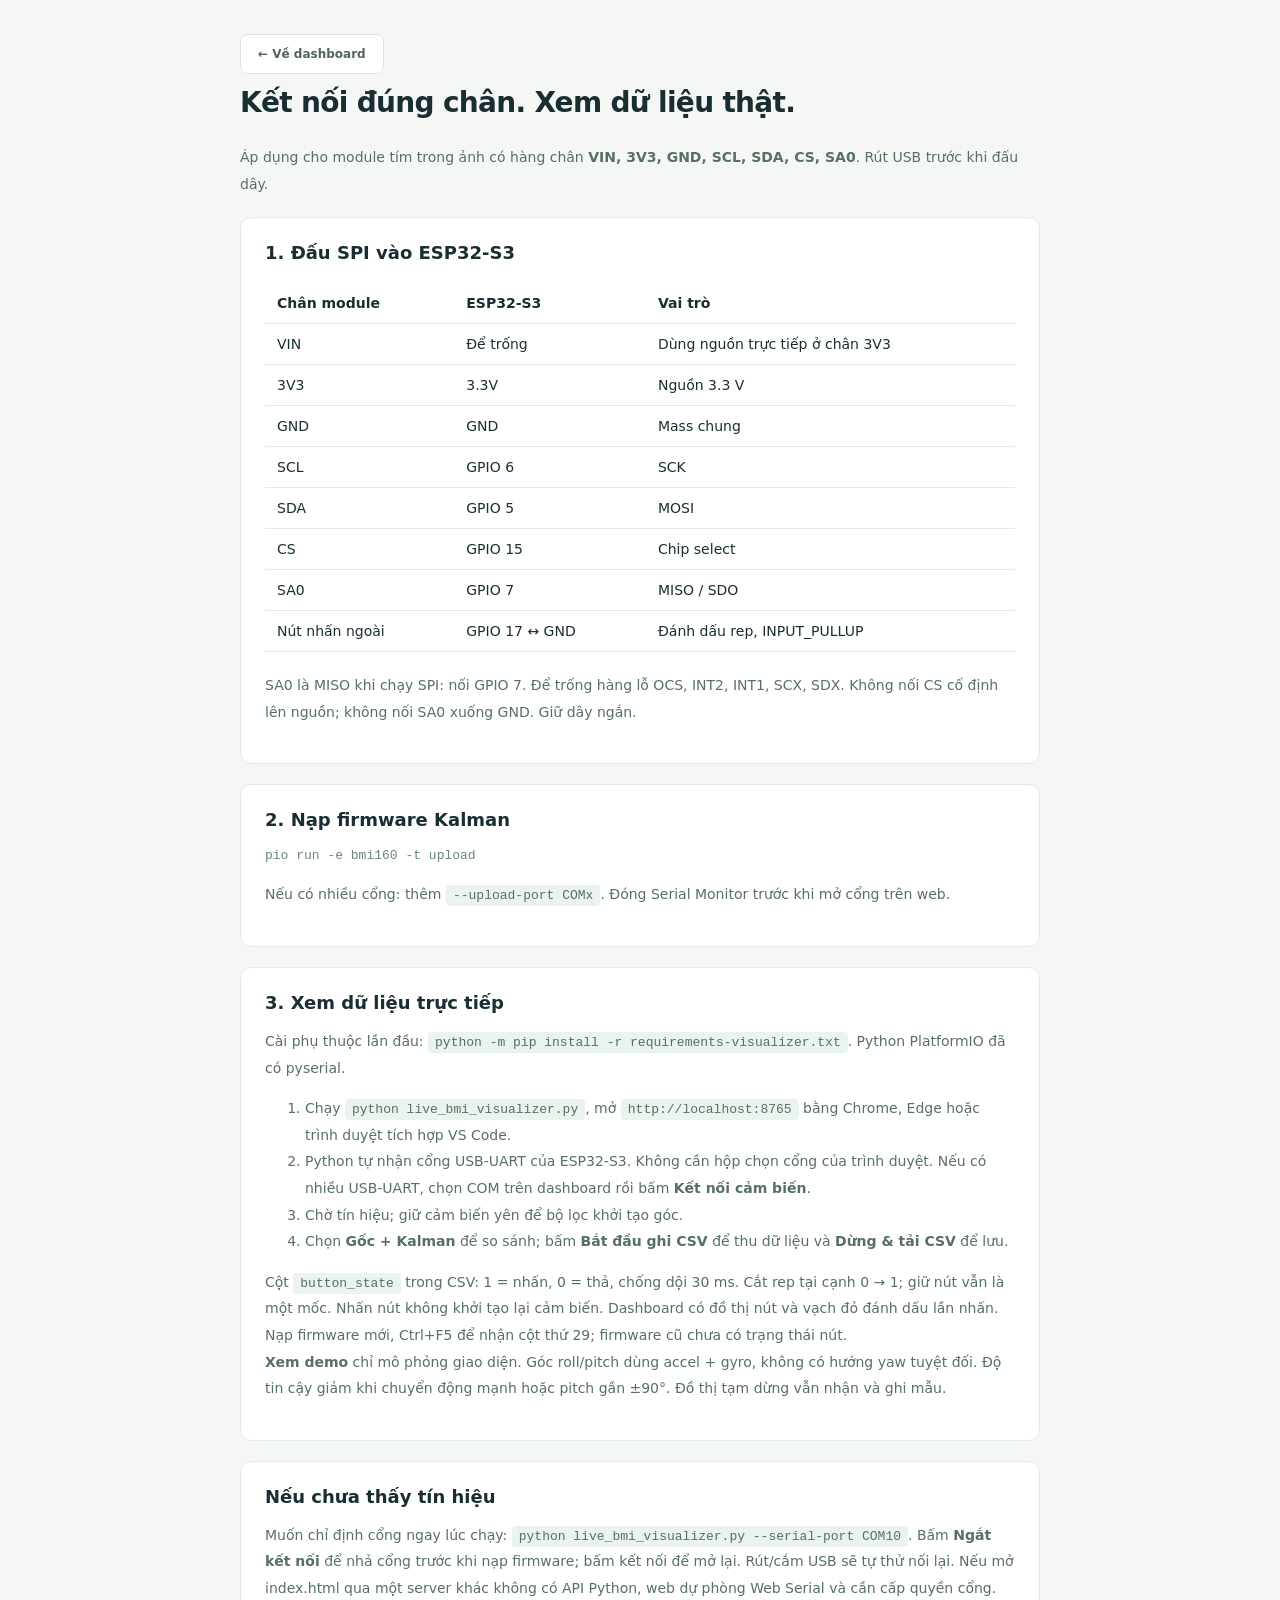
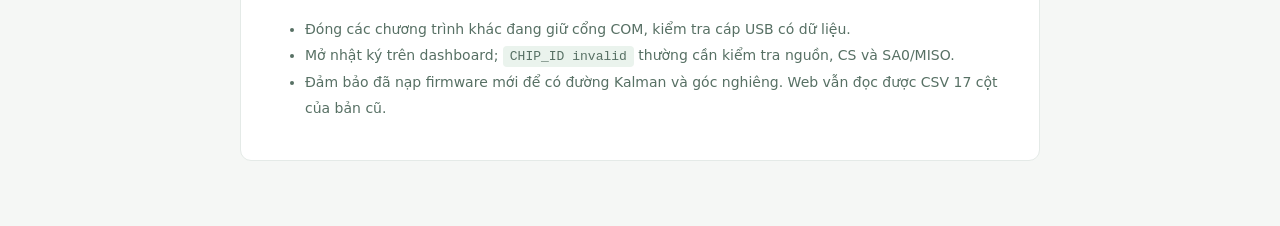
<file: web/guide.html>
<!doctype html><html lang="vi"><head><meta charset="utf-8"><meta name="viewport" content="width=device-width,initial-scale=1"><title>BMI160 · Kết nối</title><link rel="icon" href="data:,"><link rel="stylesheet" href="style.css"><style>.guide{max-width:850px;margin:0 auto;padding:45px 25px}.guide h1{margin:25px 0}.guide .panel{padding:24px;margin:20px 0}.guide p,.guide li{font-size:14px;line-height:1.9;color:#577064}.guide table{width:100%;border-collapse:collapse;margin:20px 0}.guide td,.guide th{padding:12px;text-align:left;border-bottom:1px solid #e4eae7}.guide code{font:13px Consolas,monospace;background:#eaf3ed;padding:3px 7px;border-radius:4px}.guide pre{max-height:none;font-size:13px}.guide h2{font-size:18px;margin-bottom:15px}</style></head><body><div class="guide"><a class="button light" href="index.html">← Về dashboard</a><h1>Kết nối đúng chân. Xem dữ liệu thật.</h1><p>Áp dụng cho module tím trong ảnh có hàng chân <strong>VIN, 3V3, GND, SCL, SDA, CS, SA0</strong>. Rút USB trước khi đấu dây.</p><article class="panel"><h2>1. Đấu SPI vào ESP32-S3</h2><table><thead><tr><th>Chân module</th><th>ESP32-S3</th><th>Vai trò</th></tr></thead><tbody><tr><td>VIN</td><td>Để trống</td><td>Dùng nguồn trực tiếp ở chân 3V3</td></tr><tr><td>3V3</td><td>3.3V</td><td>Nguồn 3.3 V</td></tr><tr><td>GND</td><td>GND</td><td>Mass chung</td></tr><tr><td>SCL</td><td>GPIO 6</td><td>SCK</td></tr><tr><td>SDA</td><td>GPIO 5</td><td>MOSI</td></tr><tr><td>CS</td><td>GPIO 15</td><td>Chip select</td></tr><tr><td>SA0</td><td>GPIO 7</td><td>MISO / SDO</td></tr><tr><td>Nút nhấn ngoài</td><td>GPIO 17 ↔ GND</td><td>Đánh dấu rep, INPUT_PULLUP</td></tr></tbody></table><p>SA0 là MISO khi chạy SPI: nối GPIO 7. Để trống hàng lỗ OCS, INT2, INT1, SCX, SDX. Không nối CS cố định lên nguồn; không nối SA0 xuống GND. Giữ dây ngắn.</p></article><article class="panel"><h2>2. Nạp firmware Kalman</h2><pre>pio run -e bmi160 -t upload</pre><p>Nếu có nhiều cổng: thêm <code>--upload-port COMx</code>. Đóng Serial Monitor trước khi mở cổng trên web.</p></article><article class="panel"><h2>3. Xem dữ liệu trực tiếp</h2><p>Cài phụ thuộc lần đầu: <code>python -m pip install -r requirements-visualizer.txt</code>. Python PlatformIO đã có pyserial.</p><ol><li>Chạy <code>python live_bmi_visualizer.py</code>, mở <code>http://localhost:8765</code> bằng Chrome, Edge hoặc trình duyệt tích hợp VS Code.</li><li>Python tự nhận cổng USB-UART của ESP32-S3. Không cần hộp chọn cổng của trình duyệt. Nếu có nhiều USB-UART, chọn COM trên dashboard rồi bấm <strong>Kết nối cảm biến</strong>.</li><li>Chờ tín hiệu; giữ cảm biến yên để bộ lọc khởi tạo góc.</li><li>Chọn <strong>Gốc + Kalman</strong> để so sánh; bấm <strong>Bắt đầu ghi CSV</strong> để thu dữ liệu và <strong>Dừng & tải CSV</strong> để lưu.</li></ol><p>Cột <code>button_state</code> trong CSV: 1 = nhấn, 0 = thả, chống dội 30 ms. Cắt rep tại cạnh 0 → 1; giữ nút vẫn là một mốc. Nhấn nút không khởi tạo lại cảm biến. Dashboard có đồ thị nút và vạch đỏ đánh dấu lần nhấn. Nạp firmware mới, Ctrl+F5 để nhận cột thứ 29; firmware cũ chưa có trạng thái nút.<br><strong>Xem demo</strong> chỉ mô phỏng giao diện. Góc roll/pitch dùng accel + gyro, không có hướng yaw tuyệt đối. Độ tin cậy giảm khi chuyển động mạnh hoặc pitch gần ±90°. Đồ thị tạm dừng vẫn nhận và ghi mẫu.</p></article><article class="panel"><h2>Nếu chưa thấy tín hiệu</h2><p>Muốn chỉ định cổng ngay lúc chạy: <code>python live_bmi_visualizer.py --serial-port COM10</code>. Bấm <strong>Ngắt kết nối</strong> để nhả cổng trước khi nạp firmware; bấm kết nối để mở lại. Rút/cắm USB sẽ tự thử nối lại. Nếu mở index.html qua một server khác không có API Python, web dự phòng Web Serial và cần cấp quyền cổng.</p><ul><li>Đóng các chương trình khác đang giữ cổng COM, kiểm tra cáp USB có dữ liệu.</li><li>Mở nhật ký trên dashboard; <code>CHIP_ID invalid</code> thường cần kiểm tra nguồn, CS và SA0/MISO.</li><li>Đảm bảo đã nạp firmware mới để có đường Kalman và góc nghiêng. Web vẫn đọc được CSV 17 cột của bản cũ.</li></ul></article></div></body></html>
</file>
<file: web/style.css>
:root{--ink:#192e32;--muted:#768489;--green:#087b65;--line:#e4eae7;--bg:#f5f7f5;--blue:#518be5;--orange:#e5a345;--axis-green:#24a887}*{box-sizing:border-box}body{margin:0;background:var(--bg);color:var(--ink);font:14px 'Segoe UI',system-ui,sans-serif}button,a,select{-webkit-tap-highlight-color:transparent}button,select{font:inherit}button{cursor:pointer}button:disabled{opacity:.42;cursor:not-allowed}a{text-decoration:none;color:inherit}aside{width:222px;position:fixed;inset:0 auto 0 0;background:#fff;border-right:1px solid var(--line);padding:34px 23px;display:flex;flex-direction:column}.brand{font-size:18px;font-weight:800;letter-spacing:2px;display:block;position:relative;padding-left:40px}.brand-icon{position:absolute;left:0;top:-4px;background:var(--green);color:#fff;border-radius:10px;font-size:26px;width:32px;height:36px;text-align:center;letter-spacing:0}.brand-sub{display:block;font-size:10px;color:var(--muted);letter-spacing:5px;margin-top:4px}.aside-label{color:#9aa4a3;font-size:10px;letter-spacing:1.7px;margin:58px 0 15px}.nav{padding:13px 12px;border-radius:8px;display:flex;gap:10px;margin-bottom:6px;font-size:12px;color:#74817d}.nav.active{background:#e8f4ed;color:var(--green);font-weight:600}.nav span{font-size:16px}.device-card{margin-top:44px;border:1px solid var(--line);padding:18px;border-radius:12px;display:flex;flex-direction:column;gap:8px}.device-icon{font-size:30px;color:var(--green)}.device-card>span:not(.device-icon){font-size:11px;color:var(--muted)}.pins{font:11px/1.8 monospace;color:var(--muted);border-top:1px solid var(--line);padding-top:11px;margin-top:6px}.aside-footer{margin-top:auto;font-size:10px;color:var(--muted);display:flex;align-items:center;gap:7px}.dot{display:inline-block;width:8px;height:8px;border-radius:50%;background:#a2adaa;flex-shrink:0}.dot.green{background:#1da77e;box-shadow:0 0 0 4px #dff4e9}.dot.amber{background:#e7a244}.dot.red{background:#da6157}main{margin-left:222px;padding:34px 38px 24px;max-width:1740px}header{display:flex;align-items:center;justify-content:space-between;gap:20px;margin-bottom:25px}.eyebrow{font-size:10px;letter-spacing:1.4px;font-weight:600;color:var(--muted)}.eyebrow span{margin:0 8px;color:#b5c2bc}h1{font-size:28px;letter-spacing:-.7px;font-weight:650;margin:12px 0 8px}header p{margin:0;font-size:13px;color:var(--muted)}.header-actions{display:flex;gap:10px;flex-shrink:0}.button{border:1px solid transparent;border-radius:7px;padding:12px 17px;font-weight:600;font-size:12px;white-space:nowrap;transition:.15s}.button:hover:not(:disabled){filter:brightness(.95);transform:translateY(-1px)}.button.primary{background:var(--green);color:white}.button.light{background:#fff;border-color:#dce4df;color:#50635d}.button.small{padding:8px 11px;font-size:11px}.button.wide{width:100%;margin-top:10px}.connection-bar{background:#fff;border:1px solid var(--line);border-radius:9px;padding:14px 18px;display:flex;justify-content:space-between;gap:14px;font-size:11px}.connection-left{display:flex;align-items:center;gap:12px}#source{color:var(--muted)}.baud{color:var(--muted);white-space:nowrap}.baud span{padding:0 7px}.notice{margin:12px 0 23px;padding:10px 14px;font-size:11px;color:#697b6f;border-left:3px solid #b7d7c2;background:#edf3ee;border-radius:0 5px 5px 0}.notice.warn{color:#906333;background:#fff3e3;border-color:#dea258}.metrics{display:grid;grid-template-columns:repeat(4,1fr);gap:16px}.metric{border:1px solid var(--line);background:white;border-radius:10px;padding:18px 20px}.metric>div{font-size:9px;letter-spacing:1px;color:var(--muted);font-weight:600;display:flex;justify-content:space-between;align-items:center}.small-icon{font-size:17px;color:#8eb5a1}.metric>strong{display:block;font-size:30px;line-height:1.5;letter-spacing:-.5px;margin-top:9px;font-weight:650}.metric small{font-size:12px;font-weight:400;color:#82948b;margin-left:4px}.metric p{font-size:10px;color:var(--muted);margin:4px 0 0}.workspace-toolbar{display:flex;justify-content:space-between;align-items:center;gap:15px;margin:26px 0 16px}.section-title{font-weight:600;font-size:14px;display:flex;align-items:center;gap:8px}.live-icon{height:8px;width:8px;background:#4a9e7d;border-radius:50%}.section-title>span:last-child{font-size:9px;letter-spacing:.8px;color:#8c9b92;background:#e9efeb;padding:5px 7px;border-radius:4px;margin-left:8px}.controls{display:flex;align-items:center;gap:13px;font-size:10px;color:var(--muted)}.controls label{display:flex;gap:7px;align-items:center}select{padding:7px 9px;border:1px solid var(--line);background:white;border-radius:6px;color:#486158;font-size:11px}.charts{display:grid;grid-template-columns:1fr 1fr;gap:18px}.panel{background:#fff;border:1px solid var(--line);border-radius:11px;overflow:hidden}.panel-heading{padding:19px 21px 0;display:flex;align-items:center;justify-content:space-between;gap:12px}h2{font-size:14px;margin:0;font-weight:650}.panel-heading p{font-size:10px;color:var(--muted);margin:6px 0 0}.legend{display:flex;gap:12px;font-size:10px;font-weight:600}.legend span:before{content:'';display:inline-block;width:6px;height:6px;background:currentColor;border-radius:50%;margin-right:5px}.x{color:var(--blue)}.y{color:var(--axis-green)}.z{color:var(--orange)}.chart-panel canvas{display:block;width:100%;height:228px;margin-top:15px}.chart-footer{padding:6px 20px 16px;display:flex;justify-content:space-between;gap:10px;font-size:9px;color:#8b9994}.line-key{width:13px;height:2px;background:#5a8c7a;display:inline-block;vertical-align:middle;margin:0 4px 0 10px}.line-key.raw{background:none;border-top:1px dashed #96ada3}.x-key{background:var(--blue)}.y-key{background:var(--axis-green)}.bottom-grid{display:grid;grid-template-columns:1.4fr 1fr;gap:18px;margin-top:18px}.tag{font-size:9px;letter-spacing:.8px;background:#ecf4ef;color:#6e9e86;padding:6px 8px;border-radius:4px}.attitude-body{display:flex;align-items:center;justify-content:center;gap:24px;padding:6px 22px}.attitude-body canvas{width:57%;height:188px}.angle-values{flex:1;min-width:120px}.angle-values>div{display:flex;justify-content:space-between;align-items:center;margin:15px 0}.angle-values span{color:#82928a;font-size:11px}.angle-values strong{font-size:23px;font-weight:600}.angle-values small{font-size:13px;color:#87a28e;margin-left:3px}.angle-values p{font-size:9px;color:#80958a;line-height:1.6;max-width:180px}.attitude-panel>#tilt-chart{width:100%;height:125px;display:block}.capture-icon{font-size:22px;color:#7ea992}.capture-panel{padding-bottom:18px}.capture-panel .wide,.capture-panel .record-state,.capture-panel .separator,.capture-panel .health-row,.capture-panel .command-row,.capture-panel .fine-print{width:calc(100% - 42px);margin-left:21px;margin-right:21px}.record-state{margin-top:25px;margin-bottom:5px;background:#f5f7f5;padding:12px;display:flex;align-items:center;gap:8px;font-size:10px}.record-state>span:last-child{margin-left:auto;color:#8a9a91}.separator{border-top:1px solid var(--line);margin-top:20px;margin-bottom:14px}.health-row{display:flex;justify-content:space-between;gap:8px;font-size:10px;color:#809087;margin-top:10px}.health-row strong{font-weight:600;color:#4b6558;font-variant-numeric:tabular-nums}.command-row{display:flex;gap:9px;margin-top:18px}.fine-print{font-size:9px;color:#96a29b;line-height:1.7;margin-top:13px}.log-panel{margin-top:18px;padding:15px 20px}summary{cursor:pointer;font-size:11px;font-weight:600;display:flex;gap:20px;align-items:center}summary span{color:#94a298;font-size:10px;font-weight:400;overflow:hidden;text-overflow:ellipsis;white-space:nowrap}pre{font:10px/1.7 Consolas,monospace;white-space:pre-wrap;color:#6c8778;max-height:170px;overflow:auto}footer{font-size:9px;color:#9aaba0;display:flex;justify-content:space-between;margin-top:21px}button:focus-visible,a:focus-visible,select:focus-visible{outline:3px solid #8bc8ae;outline-offset:3px}@media(min-width:1450px){main{padding:42px 48px}.chart-panel canvas{height:270px}}@media(max-width:1120px){aside{width:180px;padding:28px 16px}main{margin-left:180px;padding:26px 22px}h1{font-size:23px}.connection-bar{flex-wrap:wrap}.workspace-toolbar{flex-wrap:wrap}.metric{padding:14px}.header-actions{flex-direction:column}.charts{gap:12px}.bottom-grid{gap:12px;grid-template-columns:1.2fr 1fr}}@media(max-width:780px){aside{display:none}main{margin-left:0;padding:20px 15px}header{align-items:flex-start}h1{font-size:22px;max-width:240px}.header-actions{gap:7px}.button{padding:10px 12px;font-size:11px}.metrics{grid-template-columns:1fr 1fr;gap:10px}.metric>strong{font-size:26px}.charts,.bottom-grid{grid-template-columns:1fr}.controls{flex-wrap:wrap;gap:8px}.connection-left{flex-wrap:wrap}#source{width:100%;margin-left:20px}.baud{display:none}.workspace-toolbar{margin-top:21px}.attitude-body canvas{height:200px}.capture-panel{padding-bottom:15px}footer{gap:20px;line-height:1.7}}

.port-controls{display:flex;align-items:center;gap:8px;color:var(--muted);font-size:11px;min-width:0}.port-controls[hidden]{display:none}.port-controls select{max-width:245px}.connection-bar{flex-wrap:wrap}

.button-panel{margin-bottom:18px}.button-panel canvas{display:block;width:100%;height:105px;margin-top:12px}.button-summary{display:flex;align-items:center;gap:14px;font-size:10px;color:var(--muted)}.button-badge{padding:8px 11px;border-radius:6px;background:#eef3ef;color:#64796d;font-size:11px;white-space:nowrap}.button-badge.pressed{background:#fae5e0;color:#b94d43}.button-summary b{color:var(--ink)}@media(max-width:780px){.button-panel .panel-heading{align-items:flex-start;flex-wrap:wrap}.button-summary{flex-wrap:wrap;gap:8px}}

/* ===== ADS sEMG Panel ===== */
.ads-section-title{font-weight:700;font-size:15px;display:flex;align-items:center;gap:10px;margin:32px 0 14px;color:#192e32}
.ads-section-title .ads-badge{font-size:9px;letter-spacing:.8px;background:#fff0e6;color:#c2612a;border:1px solid #f5c5a3;padding:4px 8px;border-radius:4px;font-weight:700}
.ads-dot{display:inline-block;width:8px;height:8px;border-radius:50%;background:#e5a345;flex-shrink:0}
.ads-dot.live{background:#e74c3c;box-shadow:0 0 0 4px #fde8e6;animation:ads-pulse 1.2s infinite}
@keyframes ads-pulse{0%,100%{box-shadow:0 0 0 4px #fde8e6}50%{box-shadow:0 0 0 8px rgba(231,76,60,.06)}}
.ads-grid{display:grid;grid-template-columns:1.6fr 1fr;gap:18px;margin-bottom:18px}
@media(max-width:980px){.ads-grid{grid-template-columns:1fr}}
.ads-health-bar{background:#fff;border:1px solid var(--line);border-radius:11px;padding:16px 20px;margin-bottom:16px}
.ads-health-header{display:flex;justify-content:space-between;align-items:center;margin-bottom:12px;padding-bottom:8px;border-bottom:1px solid var(--line)}
.ads-health-title{font-size:10px;font-weight:700;letter-spacing:1px;color:#4a6359;text-transform:uppercase}
.ads-health-badge{font-size:9px;font-weight:700;padding:4px 12px;border-radius:20px;letter-spacing:.5px}
.ads-health-badge.healthy{background:#e6f7f0;color:#087b65;border:1px solid #a3d9c5}
.ads-health-badge.warn{background:#fff0e6;color:#b94d2a;border:1px solid #f5c5a3;animation:ads-pulse 1s infinite}
.ads-health-items{display:grid;grid-template-columns:repeat(7,1fr);gap:10px}
@media(max-width:1100px){.ads-health-items{grid-template-columns:repeat(4,1fr)}}
@media(max-width:650px){.ads-health-items{grid-template-columns:repeat(2,1fr)}}
.ads-hi{background:#f8faf8;border:1px solid var(--line);border-radius:8px;padding:8px 11px;position:relative}
.ads-hi-label{font-size:9px;color:var(--muted);text-transform:uppercase;font-weight:600;letter-spacing:.3px}
.ads-hi-value{font:700 13px/1.5 'Segoe UI',monospace;color:var(--ink);margin-top:2px}
.ads-hi-chk{position:absolute;top:6px;right:8px;font-size:10px;font-weight:700}
.ads-hi-chk.ok{color:#087b65}.ads-hi-chk.bad{color:#da6157}
.ads-scopes{display:flex;flex-direction:column;gap:10px}
.ads-scope-box{background:#f8faf8;border:1px solid var(--line);border-radius:10px;padding:10px 14px 12px}
.ads-scope-header{display:flex;justify-content:space-between;align-items:center;margin-bottom:6px}
.ads-scope-label{font-size:10px;font-weight:700;text-transform:uppercase;letter-spacing:.5px;display:flex;align-items:center;gap:6px}
.ads-scope-val{font-size:10px;color:var(--muted);font-family:monospace}
.ads-canvas{display:block;width:100%;height:100px;border-radius:6px;background:#07090e}
.ads-gauge-card{display:flex;flex-direction:column;align-items:center;padding:16px 14px;background:#fff;border:1px solid var(--line);border-radius:11px}
.ads-gauge-wrapper{position:relative;width:160px;height:160px;margin-bottom:12px}
.ads-gauge-circle{width:100%;height:100%;transform:rotate(-90deg)}
.ads-gauge-bg{fill:none;stroke:#e4eae7;stroke-width:14}
.ads-gauge-fill{fill:none;stroke:#087b65;stroke-width:14;stroke-linecap:round;stroke-dasharray:471.24;stroke-dashoffset:471.24;transition:stroke-dashoffset .1s ease-out,stroke .2s}
.ads-gauge-inner{position:absolute;top:0;left:0;width:100%;height:100%;display:flex;flex-direction:column;align-items:center;justify-content:center}
.ads-pct-num{font-size:2.4rem;font-weight:800;line-height:1;letter-spacing:-.04em}
.ads-pct-unit{font-size:9px;color:var(--muted);margin-top:4px;letter-spacing:.1em;font-weight:600}
.ads-status-badge{font-size:11px;font-weight:700;padding:5px 16px;border-radius:20px;background:#e6f7f0;color:#087b65;border:1px solid #a3d9c5;margin-bottom:10px;letter-spacing:.04em;transition:all .2s}
.ads-stat-row{width:100%;display:grid;grid-template-columns:repeat(3,1fr);gap:8px;margin-top:10px}
.ads-stat{background:#f8faf8;border:1px solid var(--line);border-radius:8px;padding:9px 10px;text-align:center}
.ads-stat-name{font-size:9px;color:var(--muted);text-transform:uppercase;font-weight:600}
.ads-stat-val{font-size:16px;font-weight:700;margin-top:3px;font-variant-numeric:tabular-nums}
.ads-ctrl-row{display:flex;gap:7px;margin-top:12px;flex-wrap:wrap;justify-content:center}
.ads-port-pill{font-size:9px;padding:3px 9px;border-radius:20px;background:#e6f7f0;color:#087b65;border:1px solid #a3d9c5;font-weight:600}
.ads-port-bar{background:#fff;border:1px solid var(--line);border-radius:9px;padding:10px 18px;display:flex;justify-content:space-between;align-items:center;gap:14px;font-size:11px;margin-bottom:14px}
.ads-port-left{display:flex;align-items:center;gap:10px;color:var(--muted)}
.ads-port-left select{max-width:260px}

/* ===== Dual Recording Button ===== */
.btn-dual-record{background:#da6157!important;color:#fff!important;border:1px solid #b94d43!important;font-weight:700!important;transition:all .15s}
.btn-dual-record:hover{filter:brightness(1.08)!important;transform:translateY(-1px)}
.btn-dual-record.recording{background:#c0392b!important;color:#fff!important;animation:dual-record-pulse 1.2s infinite!important}
@keyframes dual-record-pulse{0%,100%{box-shadow:0 0 0 0 rgba(218,97,87,.7)}50%{box-shadow:0 0 0 8px rgba(218,97,87,0)}}

/* ===== Xem lại dữ liệu đã ghi (CSV) ===== */
.review-link{display:block;text-align:center}
.review-dot{background:#a2adaa}.review-dot.ready{background:#1da77e;box-shadow:0 0 0 4px #dff4e9}
.review-load{margin-bottom:16px}
.review-load .panel-heading{flex-wrap:wrap}
.review-actions{display:flex;align-items:center;gap:8px;flex-wrap:wrap;justify-content:flex-end}
.review-session{display:flex;align-items:center;gap:8px;font-size:10px;color:var(--muted)}.review-session select{max-width:300px}
.review-actions [hidden],.review-meta [hidden],.review-body[hidden],.review-tip[hidden]{display:none!important}
.review-drop{margin:16px 21px 0;padding:20px;border:1.5px dashed #cfdcd4;border-radius:10px;background:#fafcfa;display:flex;flex-direction:column;align-items:center;gap:6px;text-align:center;font-size:10px;color:var(--muted);transition:.15s}
.review-drop strong{font-size:13px;color:var(--ink);font-weight:600}
.review-drop.dragover{border-color:var(--green);background:#eef7f1}
.review-meta{display:flex;align-items:center;gap:10px;flex-wrap:wrap;padding:12px 21px 18px}
.review-status{margin:0;font-size:11px;color:#697b6f;flex:1 1 260px}.review-status.warn{color:#906333}
.review-files{display:flex;gap:6px;flex-wrap:wrap}
.review-file{font-size:10px;padding:5px 9px;border-radius:20px;background:#eef3ef;color:#50635d;white-space:nowrap}.review-file b{font-weight:600;color:var(--ink)}
.review-body{transition:opacity .2s}.review-body.loading{opacity:.5;pointer-events:none}
.review-toolbar{flex-wrap:wrap}.review-toolbar .controls{flex-wrap:wrap;justify-content:flex-end}
.review-hint{color:#8b9994}
.review-panel{margin-bottom:18px}.review-panel .panel-heading{flex-wrap:wrap}
.review-canvas-wrap{position:relative;margin-top:12px}
.review-canvas-wrap canvas{display:block;width:100%;height:294px;cursor:crosshair;touch-action:pan-y}
.review-canvas-wrap canvas:focus-visible{outline:3px solid #8bc8ae;outline-offset:-3px}
.review-check{display:flex;align-items:center;gap:6px;cursor:pointer}
.review-tip{position:absolute;top:26px;left:0;min-width:150px;max-width:290px;padding:9px 11px;background:#fff;border:1px solid var(--line);border-radius:8px;box-shadow:0 6px 18px rgba(25,46,50,.12);font-size:10px;color:var(--muted);pointer-events:none;z-index:2}
.review-tip-time{display:block;font-size:11px;color:var(--ink);margin-bottom:3px}
.review-tip-row{display:flex;flex-wrap:wrap;gap:3px 10px;align-items:baseline;margin-top:5px}
.review-tip-row>span:first-child{width:100%;font-size:9px;letter-spacing:.3px;text-transform:uppercase}
.review-tip-item{white-space:nowrap}.review-tip-item b{color:var(--ink);font-weight:600;font-variant-numeric:tabular-nums}
.review-key{display:inline-block;width:12px;height:2px;border-radius:1px;vertical-align:middle;margin-right:5px}
.review-key.faded{opacity:.4}.review-key.band{height:9px;width:9px;border-radius:2px}
.review-key.dash{height:0;border-top:2px dashed;background:none!important}
.review-legend{display:flex;flex-wrap:wrap;gap:4px 12px;justify-content:flex-end;color:#5f7169}
.review-table-wrap{max-height:320px;overflow:auto;margin-top:12px;border-top:1px solid var(--line)}
.review-table{width:100%;border-collapse:collapse;font-size:11px}
.review-table th{position:sticky;top:0;background:#fff;text-align:right;font-size:9px;letter-spacing:.6px;text-transform:uppercase;color:var(--muted);font-weight:600;padding:9px 21px;border-bottom:1px solid var(--line)}
.review-table td{text-align:right;padding:7px 21px;border-bottom:1px solid #f0f3f1;font-variant-numeric:tabular-nums;color:#3e5550}
.review-table th:first-child,.review-table td:first-child{text-align:left}
.review-table tbody tr[data-k]{cursor:pointer}.review-table tbody tr[data-k]:hover td{background:#f7faf8}
.review-table tr.active td{background:#fdf1ef}
.review-mark-go{border:0;background:#fae5e0;color:#b94d43;font:600 10px 'Segoe UI',sans-serif;padding:4px 9px;border-radius:5px}
.review-empty td{text-align:center!important;color:var(--muted);padding:18px}
@media(max-width:780px){.review-hint{display:none}.review-drop{margin:12px 15px 0}.review-meta{padding:10px 15px 14px}.review-table th,.review-table td{padding-left:12px;padding-right:12px}}

/* ===== Bố cục 2 tab: Trực tiếp / Xem lại ===== */
.tab-panel[hidden]{display:none!important}
.tabs{display:flex;gap:4px;padding:4px;background:#e9efeb;border-radius:10px;width:max-content;max-width:100%;margin:0 0 18px}
.tab{border:0;background:none;padding:10px 18px;border-radius:7px;font-size:13px;font-weight:600;color:#5f7169;white-space:nowrap}
.tab:hover{color:var(--ink)}
.tab.active{background:#fff;color:var(--green);box-shadow:0 1px 3px rgba(25,46,50,.12)}
.nav{cursor:pointer}
header{margin-bottom:18px}
.header-actions{align-items:center}

/* Cỡ chữ dễ đọc hơn cho chú thích nhỏ */
h2{font-size:15px}
.panel-heading p,.metric p{font-size:11.5px}
.metric>div{font-size:10px}
.chart-footer{font-size:10.5px;padding:8px 20px 16px;align-items:center;flex-wrap:wrap}
.controls{font-size:11.5px}
select{font-size:12px}
.button.small{font-size:12px;padding:8px 12px}
.notice{font-size:12px;display:flex;align-items:center;gap:10px;flex-wrap:wrap}
.notice-action{margin-left:auto}

/* Thẻ trạng thái 4 khối */
.state-dot{display:inline-block;width:9px;height:9px;border-radius:50%;background:#b9c2c5;margin-right:6px;vertical-align:-1px}
.state-dot.green{background:#1da77e;box-shadow:0 0 0 3px #dff4e9}
.state-dot.amber{background:#e7a244;box-shadow:0 0 0 3px #fbecd7}
.state-dot.red{background:#da6157;box-shadow:0 0 0 3px #fbe1de;animation:ads-pulse 1.2s infinite}
.status-card>div>span:first-child{display:flex;align-items:center;font-size:10.5px}
.status-card>strong{font-size:26px}
.status-card p b{color:var(--ink);font-weight:600}
.button-state.pressed{color:#c0392b}
.link-button{border:0;background:none;color:var(--green);font-size:11px;font-weight:600;padding:0}
.link-button:hover{text-decoration:underline}

/* Lưới: đồ thị bên trái, thẻ bên phải */
.live-toolbar{margin:22px 0 14px}
.live-hint{color:#8b9994}
.live-grid{display:grid;grid-template-columns:minmax(0,1fr) 300px;gap:18px;align-items:start}
.live-panel{min-width:0}
.live-canvas{display:block;width:100%;height:290px;margin-top:12px}
.side-card{display:flex;flex-direction:column;align-items:center;padding-bottom:18px;align-self:stretch}
.side-card .panel-heading{width:100%;padding-bottom:12px}
.gauge-card .ads-gauge-wrapper{margin-top:4px}
.ads-status-badge[data-level=strong]{background:#fde8e6;color:#da6157;border-color:rgba(218,97,87,.4)}
.ads-status-badge[data-level=medium]{background:#fff8e6;color:#c98a2b;border-color:rgba(229,163,69,.4)}
.ads-status-badge[data-level=light]{background:#e8f4fc;color:#3f78cf;border-color:rgba(81,139,229,.4)}
.ads-status-badge[data-level=off]{background:#fff8e1;color:#b45309;border-color:rgba(245,158,11,.5)}
.gauge-card .ads-stat-row{width:calc(100% - 36px)}
.gauge-card .ads-ctrl-row{padding:0 14px}
.warn-button{border-color:rgba(218,97,87,.6)!important;color:#b94d43!important}
.attitude-card canvas#attitude{width:100%;height:170px;display:block}
.attitude-card .angle-values{width:calc(100% - 42px);display:grid;grid-template-columns:1fr 1fr;gap:12px}
.attitude-card .angle-values>div{margin:4px 0;background:#f8faf8;border:1px solid var(--line);border-radius:8px;padding:8px 12px}
.side-note{font-size:11px;color:#80958a;margin:8px 21px 0;line-height:1.5;text-align:center}
.mini-stats{width:calc(100% - 42px);display:grid;grid-template-columns:1fr 1fr;gap:10px;margin-top:12px}
.mini-stats>div{display:flex;flex-direction:column;gap:2px;font-size:10px;color:var(--muted)}
.mini-stats strong{font-size:17px;color:var(--ink);font-weight:650}
.mini-stats small{font-size:11px;color:#82948b;font-weight:400}
.mini-stats em{font-style:normal;font-size:10px}
.side-card .command-row{margin-top:14px}

/* Chất lượng dữ liệu & công cụ (thu gọn được) */
.quality-panel{margin-top:18px;padding:15px 20px}
.quality-panel summary{font-size:12.5px}
.quality-panel summary .ads-health-badge{font-size:10px}
.quality-body{display:grid;grid-template-columns:1.3fr 1fr 1fr;gap:22px;margin-top:16px}
.quality-group h3{font-size:12px;margin:0 0 10px;color:#4b6558}
.quality-group .ads-health-items{grid-template-columns:repeat(3,1fr)}
.quality-group .health-row{font-size:11.5px}
.log-group pre{margin:0;max-height:200px}
@media(max-width:1250px){.live-grid{grid-template-columns:1fr}.side-card{align-self:auto}.quality-body{grid-template-columns:1fr}}
@media(max-width:780px){.live-hint{display:none}.tabs{width:100%}.tab{flex:1;padding:10px 8px;font-size:12px}.status-card>strong{font-size:22px}}
@media(max-width:1120px){.live-metrics{grid-template-columns:1fr 1fr}}
</file>
